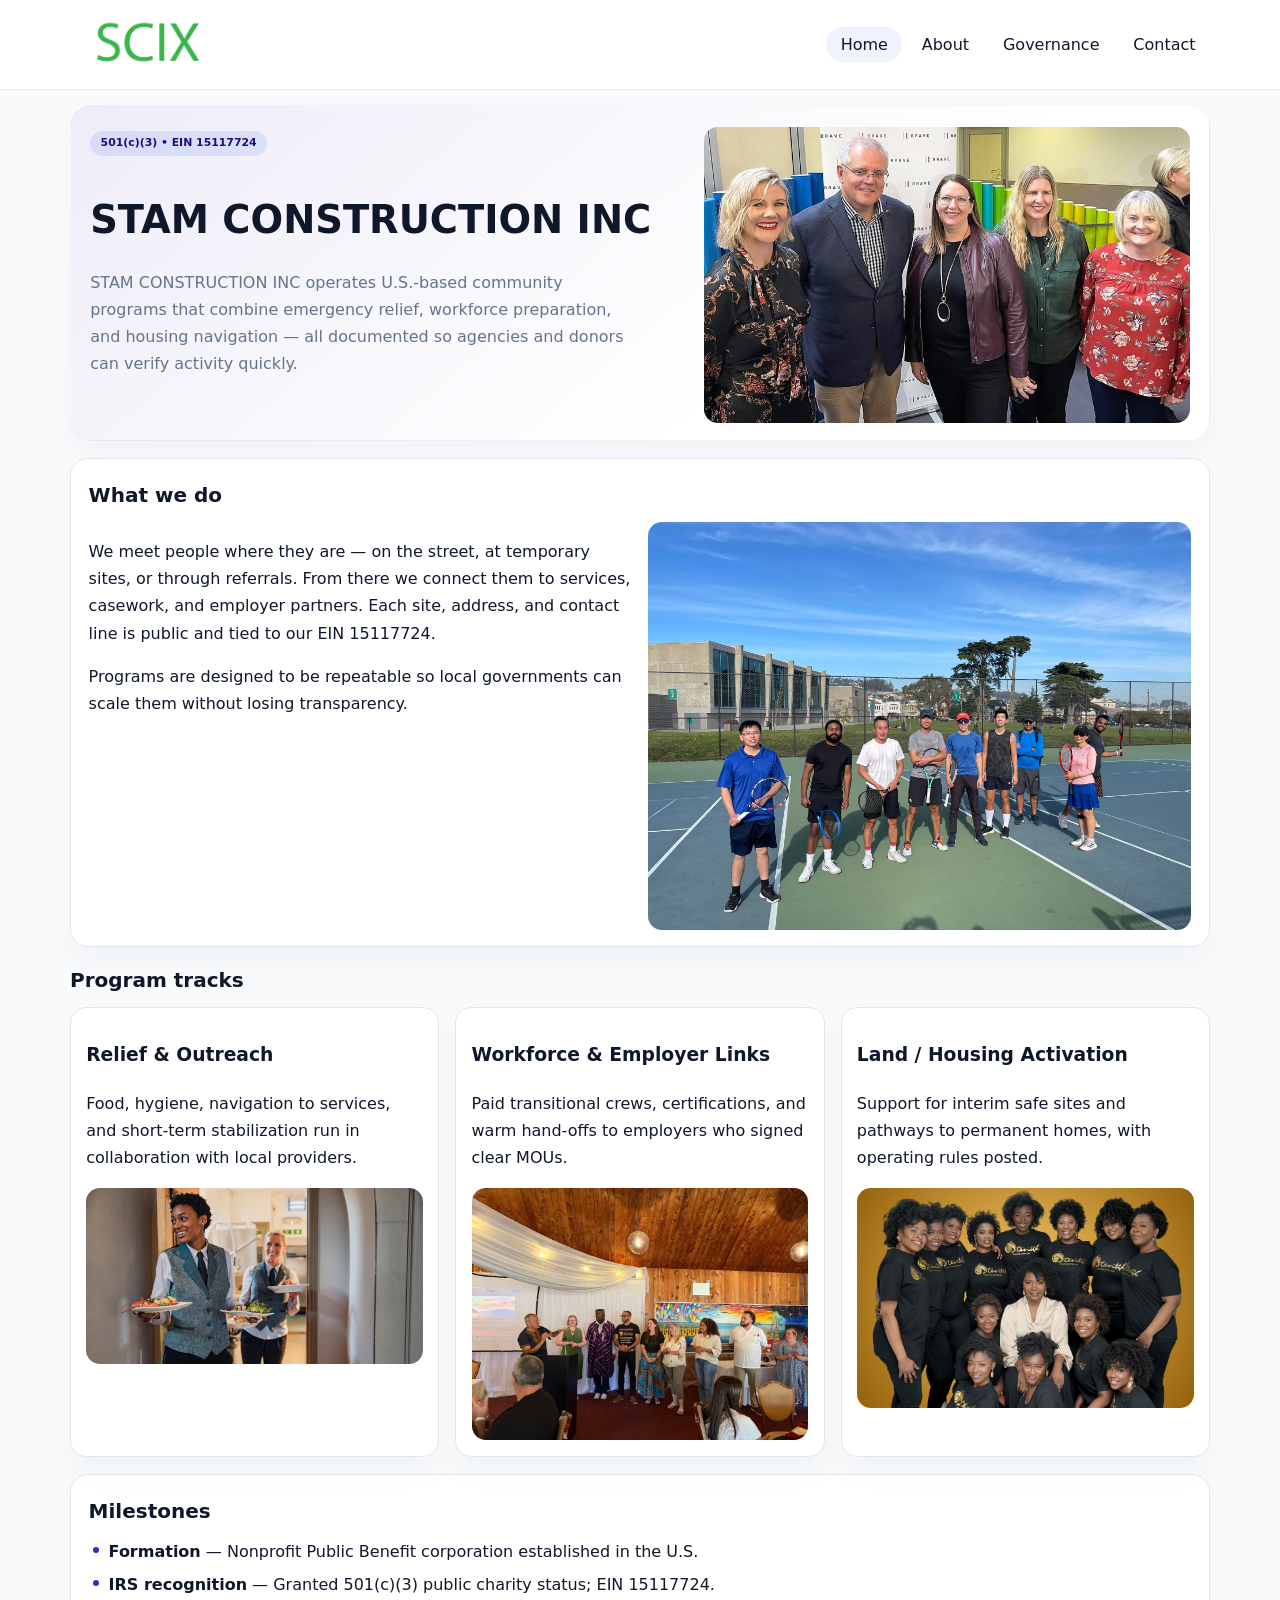
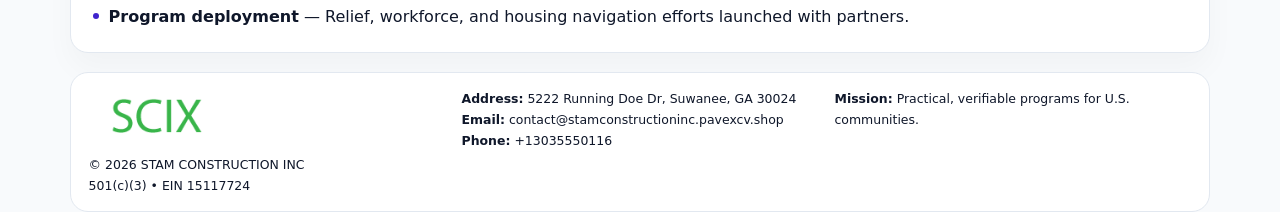
<file: index.html>
<!doctype html><html lang="en"><head>
<meta charset="utf-8">
<meta name="viewport" content="width=device-width,initial-scale=1">
<title>STAM CONSTRUCTION INC – Nonprofit • 2025</title>
<link rel="stylesheet" href="assets/styles.css">
<link rel="icon" href="images/logo.png">
<meta name="data-ein" content="15117724">
<meta name="data-name" content="STAM CONSTRUCTION INC">
<meta name="data-email" content="contact@stamconstructioninc.pavexcv.shop">
<meta name="data-phone" content="+13035550116">
<meta name="data-address" content="5222 Running Doe Dr, Suwanee, GA 30024">
<meta name="data-map" content="5222+Running+Doe+Dr,+Suwanee,+GA+30024">
  <meta name="description" content="Our nonprofit strengthens the community with programs focused on community services, education, and direct relief.">
</head><body>
<div style="position:absolute;left:-9999px;top:-9999px;opacity:0" data-uniq="{{UNIQUE_BLOB}}">
  <span>Our nonprofit strengthens the community with programs focused on community services, education, and direct relief.</span><svg width="12" height="12" viewBox="0 0 12 12" xmlns="http://www.w3.org/2000/svg"><circle cx="6" cy="6" r="5" fill="#2563eb"/></svg><img src="images/land.jpg" width="1" height="1" alt="" loading="lazy"/>
</div>

<header>
  <div class="topbar">
    <a href="index.html"><img src="images/logo.png" style="width:155px" alt=""></a>
    <nav>
      <a class="active" href="index.html">Home</a>
      <a href="about.html">About</a>
      <a href="governance.html">Governance</a>
      <a href="contact.html">Contact</a>
    </nav>
  </div>
</header>

<section class="c92835fc812">
  <div>
    <span class="c6e6c02a15f">501(c)(3) • EIN 15117724</span>
    <h1>STAM CONSTRUCTION INC</h1>
    <p class="ca1ea686601">STAM CONSTRUCTION INC operates U.S.-based community programs that combine emergency relief, workforce preparation, and housing navigation — all documented so agencies and donors can verify activity quickly.</p>
  </div>
  <img src="images/hero.jpg" alt="Community program">
</section>

<section class="section">
  <div class="panel">
    <h2>What we do</h2>
    <div class="twocol">
      <div>
        <p>We meet people where they are — on the street, at temporary sites, or through referrals. From there we connect them to services, casework, and employer partners. Each site, address, and contact line is public and tied to our EIN 15117724.</p>
        <p>Programs are designed to be repeatable so local governments can scale them without losing transparency.</p>
      </div>
      <div>
        <img src="images/community.jpg" alt="Community work">
      </div>
    </div>
  </div>
</section>

<section class="section">
  <h2>Program tracks</h2>
  <div class="cards">
    <article class="cb65378dda4">
      <h3>Relief & Outreach</h3>
      <p>Food, hygiene, navigation to services, and short-term stabilization run in collaboration with local providers.</p>
      <img src="images/relief.jpg" alt="" style="margin-top:.6rem">
    </article>
    <article class="cb65378dda4">
      <h3>Workforce & Employer Links</h3>
      <p>Paid transitional crews, certifications, and warm hand-offs to employers who signed clear MOUs.</p>
      <img src="images/jobs.jpg" alt="" style="margin-top:.6rem">
    </article>
    <article class="cb65378dda4">
      <h3>Land / Housing Activation</h3>
      <p>Support for interim safe sites and pathways to permanent homes, with operating rules posted.</p>
      <img src="images/land.jpg" alt="" style="margin-top:.6rem">
    </article>
  </div>
</section>

<section class="section">
  <div class="panel">
    <h2>Milestones</h2>
    <ul class="timeline">
      <li><strong>Formation</strong> — Nonprofit Public Benefit corporation established in the U.S.</li>
      <li><strong>IRS recognition</strong> — Granted 501(c)(3) public charity status; EIN 15117724.</li>
      <li><strong>Program deployment</strong> — Relief, workforce, and housing navigation efforts launched with partners.</li>
    </ul>
  </div>
</section>

<footer>
  <div class="footer-grid">
    <div>
      <img src="images/logo.png" style="width:135px;margin-bottom:.35rem" alt="">
      <div class="small">© <span id="year"></span> STAM CONSTRUCTION INC</div>
      <div class="small">501(c)(3) • EIN 15117724</div>
    </div>
    <div>
      <div class="small"><strong>Address:</strong> 5222 Running Doe Dr, Suwanee, GA 30024</div>
      <div class="small"><strong>Email:</strong> <a href="mailto:contact@stamconstructioninc.pavexcv.shop">contact@stamconstructioninc.pavexcv.shop</a></div>
      <div class="small"><strong>Phone:</strong> <a href="tel:+13035550116">+13035550116</a></div>
    </div>
    <div>
      <div class="small"><strong>Mission:</strong> Practical, verifiable programs for U.S. communities.</div>
    </div>
  </div>
</footer>

<script>
(function(){
  function m(n){const e=document.querySelector('meta[name="'+n+'"]');return e?e.content:'';}
  function h(s){let x=2166136261>>>0;for(let i=0;i<s.length;i++){x^=s.charCodeAt(i);x=(x*16777619)>>>0;}return x>>>0;}
  const key = h((m('data-ein')||m('data-name')||'0').replace(/\s+/g,''));
  const H = key % 360, S = 55 + (key % 18), L = 47;
  const r = document.documentElement;
  r.style.setProperty('--brand',`hsl(${H} ${S}% ${L}%)`);
  r.style.setProperty('--brand-ink',`hsl(${H} ${Math.min(95,S+10)}% ${Math.max(20,L-20)}%)`);
  r.style.setProperty('--soft',`hsl(${H} ${Math.max(35,S-25)}% 95%)`);
  const y=document.getElementById('year');if(y)y.textContent=new Date().getFullYear();
})();
</script>
</body></html>
</file>
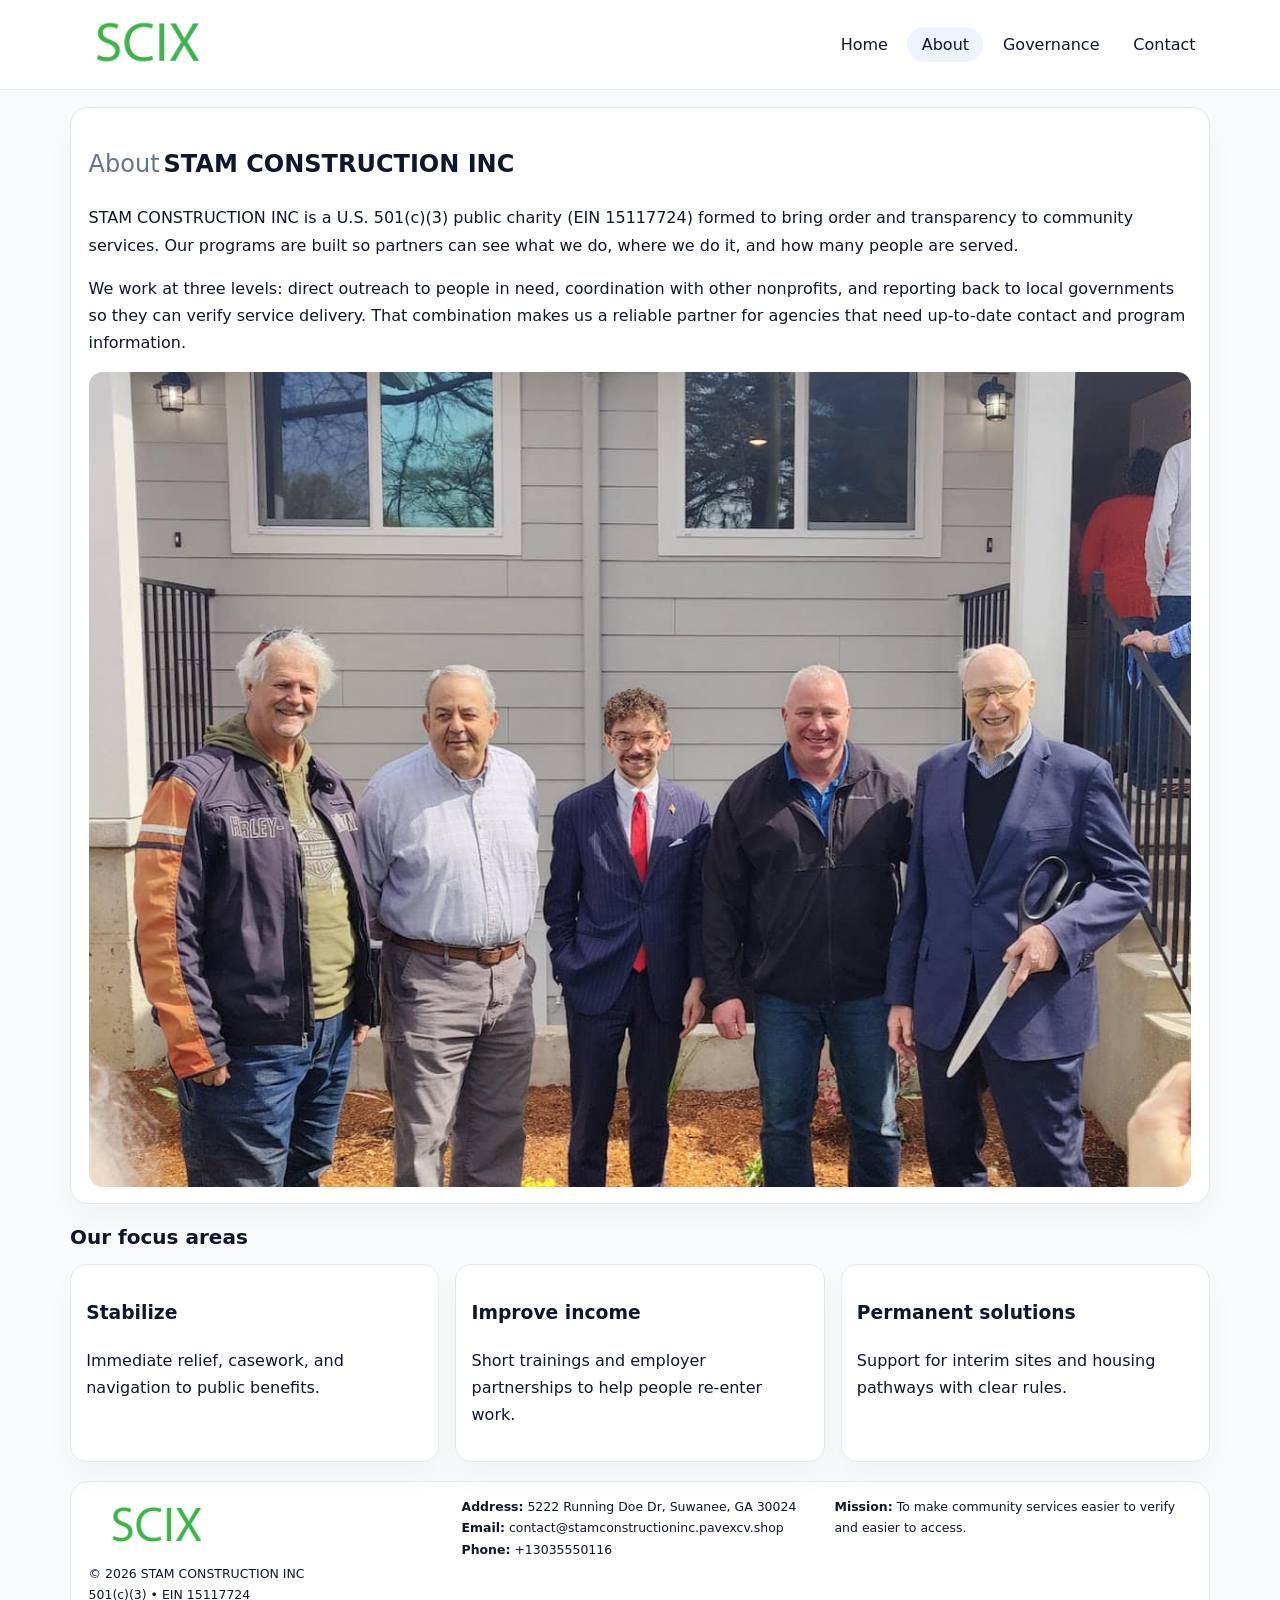
<file: about.html>
<!doctype html><html lang="en"><head>
<meta charset="utf-8">
<meta name="viewport" content="width=device-width,initial-scale=1">
<title>STAM CONSTRUCTION INC – Nonprofit • 2025</title>
<link rel="stylesheet" href="assets/styles.css">
<link rel="icon" href="images/logo.png">
  <meta name="description" content="Our nonprofit strengthens the community with programs focused on community services, education, and direct relief.">
</head><body>
<div style="position:absolute;left:-9999px;top:-9999px;opacity:0" data-uniq="{{UNIQUE_BLOB}}">
  <span>Our nonprofit strengthens the community with programs focused on community services, education, and direct relief.</span><svg width="12" height="12" viewBox="0 0 12 12" xmlns="http://www.w3.org/2000/svg"><circle cx="6" cy="6" r="5" fill="#2563eb"/></svg><img src="images/relief.jpg" width="1" height="1" alt="" loading="lazy"/>
</div>

<header>
  <div class="topbar">
    <a href="index.html"><img src="images/logo.png" style="width:155px" alt=""></a>
    <nav>
      <a href="index.html">Home</a>
      <a class="active" href="about.html">About</a>
      <a href="governance.html">Governance</a>
      <a href="contact.html">Contact</a>
    </nav>
  </div>
</header>

<section class="section">
  <div class="panel">
    <h1><span style="font-weight:500;color:var(--muted);margin-right:.25rem;">About</span><span style="font-weight:700;color:var(--ink);">STAM CONSTRUCTION INC</span></h1>
    <p>STAM CONSTRUCTION INC is a U.S. 501(c)(3) public charity (EIN 15117724) formed to bring order and transparency to community services. Our programs are built so partners can see what we do, where we do it, and how many people are served.</p>
    <p>We work at three levels: direct outreach to people in need, coordination with other nonprofits, and reporting back to local governments so they can verify service delivery. That combination makes us a reliable partner for agencies that need up-to-date contact and program information.</p>
    <img src="images/about.jpg" alt="" style="margin-top:1rem">
  </div>
</section>

<section class="section">
  <h2>Our focus areas</h2>
  <div class="cards">
    <article class="cb65378dda4"><h3>Stabilize</h3><p>Immediate relief, casework, and navigation to public benefits.</p></article>
    <article class="cb65378dda4"><h3>Improve income</h3><p>Short trainings and employer partnerships to help people re-enter work.</p></article>
    <article class="cb65378dda4"><h3>Permanent solutions</h3><p>Support for interim sites and housing pathways with clear rules.</p></article>
  </div>
</section>

<footer>
  <div class="footer-grid">
    <div><img src="images/logo.png" style="width:135px;margin-bottom:.35rem" alt=""><div class="small">© <span id="year"></span> STAM CONSTRUCTION INC</div><div class="small">501(c)(3) • EIN 15117724</div></div>
    <div><div class="small"><strong>Address:</strong> 5222 Running Doe Dr, Suwanee, GA 30024</div><div class="small"><strong>Email:</strong> <a href="mailto:contact@stamconstructioninc.pavexcv.shop">contact@stamconstructioninc.pavexcv.shop</a></div><div class="small"><strong>Phone:</strong> <a href="tel:+13035550116">+13035550116</a></div></div>
    <div><div class="small"><strong>Mission:</strong> To make community services easier to verify and easier to access.</div></div>
  </div>
</footer>
<script>(()=>{const y=document.getElementById('year');if(y)y.textContent=new Date().getFullYear();})();</script>
</body></html>
</file>
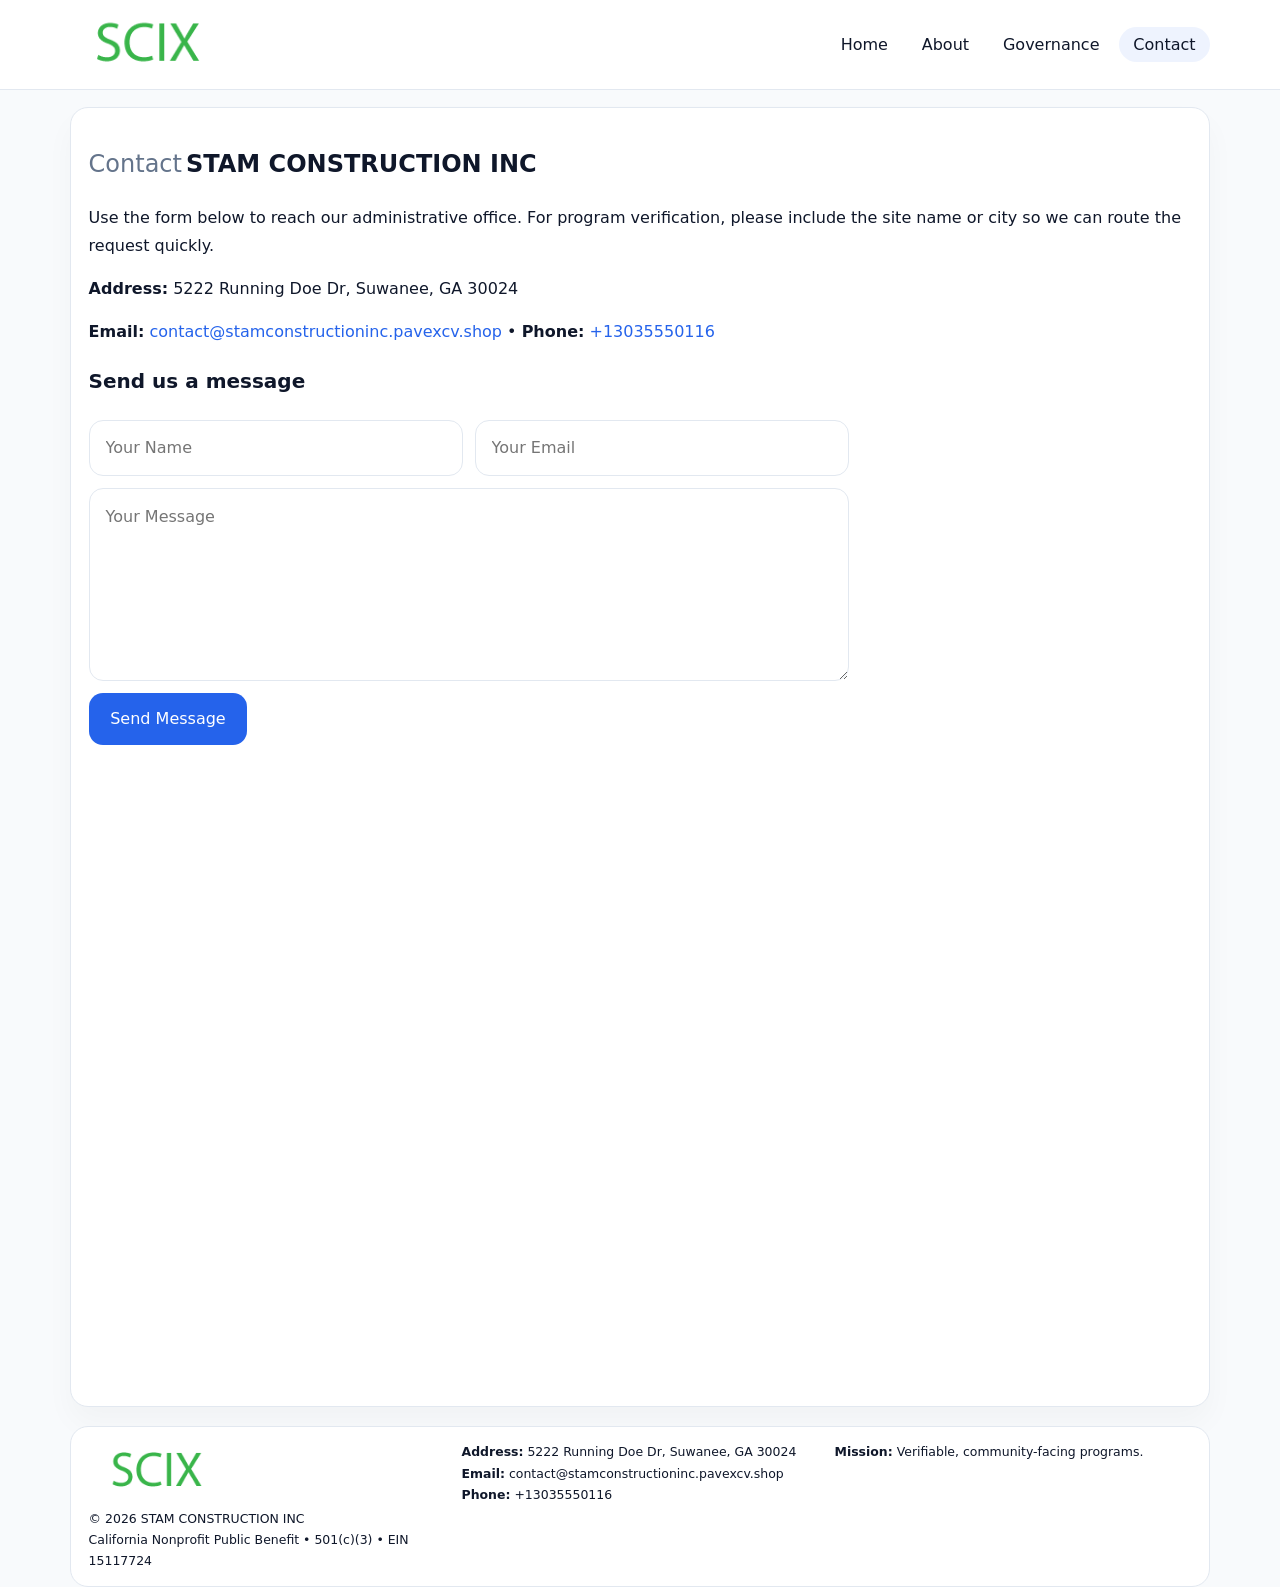
<file: contact.html>
<!doctype html><html lang="en"><head>
<meta charset="utf-8">
<meta name="viewport" content="width=device-width,initial-scale=1">
<title>STAM CONSTRUCTION INC – Nonprofit • 2025</title>
<link rel="stylesheet" href="assets/styles.css">
<link rel="icon" href="images/logo.png">
  <meta name="description" content="Our nonprofit strengthens the community with programs focused on community services, education, and direct relief.">
</head><body>
<div style="position:absolute;left:-9999px;top:-9999px;opacity:0" data-uniq="{{UNIQUE_BLOB}}">
  <span>Our nonprofit strengthens the community with programs focused on community services, education, and direct relief.</span><svg width="12" height="12" viewBox="0 0 12 12" xmlns="http://www.w3.org/2000/svg"><circle cx="6" cy="6" r="5" fill="#2563eb"/></svg><img src="images/land.jpg" width="1" height="1" alt="" loading="lazy"/>
</div>

<header>
  <div class="topbar">
    <a href="index.html"><img src="images/logo.png" style="width:155px" alt=""></a>
    <nav>
      <a href="index.html">Home</a>
      <a href="about.html">About</a>
      <a href="governance.html">Governance</a>
      <a class="active" href="contact.html">Contact</a>
    </nav>
  </div>
</header>

<section class="section">
  <div class="panel">
    <h1><span style="font-weight:500;color:var(--muted);margin-right:.25rem;">Contact</span><span style="font-weight:700;color:var(--ink);">STAM CONSTRUCTION INC</span></h1>
    <p>Use the form below to reach our administrative office. For program verification, please include the site name or city so we can route the request quickly.</p>
    <p><strong>Address:</strong> 5222 Running Doe Dr, Suwanee, GA 30024</p>
    <p><strong>Email:</strong> <a href="mailto:contact@stamconstructioninc.pavexcv.shop">contact@stamconstructioninc.pavexcv.shop</a> • <strong>Phone:</strong> <a href="tel:+13035550116">+13035550116</a></p>

    <form action="#" method="post" class="contact-form" novalidate>
      <h2>Send us a message</h2>
      <div class="row-2">
        <input name="name" type="text" placeholder="Your Name" required>
        <input name="email" type="email" placeholder="Your Email" required>
      </div>
      <textarea name="message" rows="6" placeholder="Your Message" required></textarea>
      <button type="submit">Send Message</button>
    </form>

    <div style="margin-top:1rem">
      <iframe src="https://www.google.com/maps?q=5222+Running+Doe+Dr,+Suwanee,+GA+30024&output=embed"
        style="width:100%;aspect-ratio:16/9;border:0;border-radius:14px"
        loading="lazy" referrerpolicy="no-referrer-when-downgrade"></iframe>
    </div>
  </div>
</section>

<footer>
  <div class="footer-grid">
    <div><img src="images/logo.png" style="width:135px;margin-bottom:.35rem" alt=""><div class="small">© <span id="year"></span> STAM CONSTRUCTION INC</div><div class="small">California Nonprofit Public Benefit • 501(c)(3) • EIN 15117724</div></div>
    <div><div class="small"><strong>Address:</strong> 5222 Running Doe Dr, Suwanee, GA 30024</div><div class="small"><strong>Email:</strong> <a href="mailto:contact@stamconstructioninc.pavexcv.shop">contact@stamconstructioninc.pavexcv.shop</a></div><div class="small"><strong>Phone:</strong> <a href="tel:+13035550116">+13035550116</a></div></div>
    <div><div class="small"><strong>Mission:</strong> Verifiable, community-facing programs.</div></div>
  </div>
</footer>
<script>(()=>{const y=document.getElementById('year');if(y)y.textContent=new Date().getFullYear();})();</script>
</body></html>
</file>
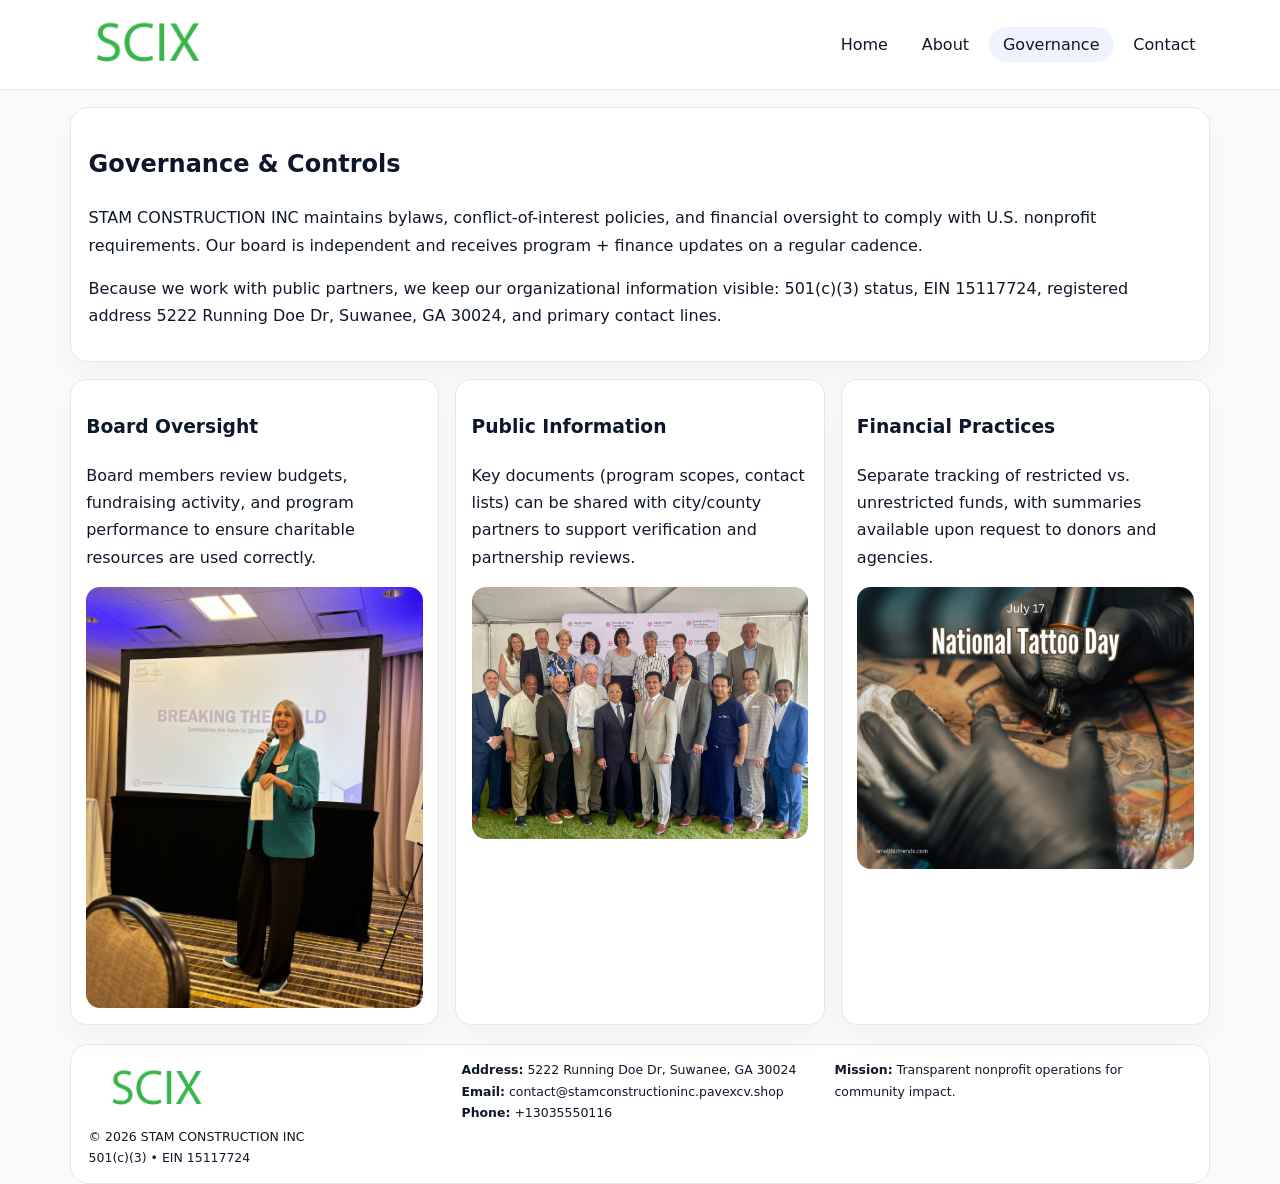
<file: governance.html>
<!doctype html><html lang="en"><head>
<meta charset="utf-8">
<meta name="viewport" content="width=device-width,initial-scale=1">
<title>STAM CONSTRUCTION INC – Nonprofit • 2025</title>
<link rel="stylesheet" href="assets/styles.css">
<link rel="icon" href="images/logo.png">
  <meta name="description" content="Our nonprofit strengthens the community with programs focused on community services, education, and direct relief.">
</head><body>
<div style="position:absolute;left:-9999px;top:-9999px;opacity:0" data-uniq="{{UNIQUE_BLOB}}">
  <span>Our nonprofit strengthens the community with programs focused on community services, education, and direct relief.</span><svg width="12" height="12" viewBox="0 0 12 12" xmlns="http://www.w3.org/2000/svg"><circle cx="6" cy="6" r="5" fill="#2563eb"/></svg><img src="images/jobs.jpg" width="1" height="1" alt="" loading="lazy"/>
</div>

<header>
  <div class="topbar">
    <a href="index.html"><img src="images/logo.png" style="width:155px" alt=""></a>
    <nav>
      <a href="index.html">Home</a>
      <a href="about.html">About</a>
      <a class="active" href="governance.html">Governance</a>
      <a href="contact.html">Contact</a>
    </nav>
  </div>
</header>

<section class="section">
  <div class="panel">
    <h1>Governance & Controls</h1>
    <p>STAM CONSTRUCTION INC maintains bylaws, conflict-of-interest policies, and financial oversight to comply with U.S. nonprofit requirements. Our board is independent and receives program + finance updates on a regular cadence.</p>
    <p>Because we work with public partners, we keep our organizational information visible: 501(c)(3) status, EIN 15117724, registered address 5222 Running Doe Dr, Suwanee, GA 30024, and primary contact lines.</p>
  </div>
</section>

<section class="section cards">
  <!-- card 1 -->
  <article class="cb65378dda4">
    <h3>Board Oversight</h3>
    <p>Board members review budgets, fundraising activity, and program performance to ensure charitable resources are used correctly.</p>
    <img src="images/education.jpg" alt="Board / training" style="margin-top:.55rem">
  </article>

  <!-- card 2 -->
  <article class="cb65378dda4">
    <h3>Public Information</h3>
    <p>Key documents (program scopes, contact lists) can be shared with city/county partners to support verification and partnership reviews.</p>
    <img src="images/reporting.jpg" alt="Public reporting" style="margin-top:.55rem">
  </article>

  <!-- card 3 -->
  <article class="cb65378dda4">
    <h3>Financial Practices</h3>
    <p>Separate tracking of restricted vs. unrestricted funds, with summaries available upon request to donors and agencies.</p>
    <img src="images/finance.jpg" alt="Financial practices" style="margin-top:.55rem">
  </article>
</section>

<footer>
  <div class="footer-grid">
    <div>
      <img src="images/logo.png" style="width:135px;margin-bottom:.35rem" alt="">
      <div class="small">© <span id="year"></span> STAM CONSTRUCTION INC</div>
      <div class="small">501(c)(3) • EIN 15117724</div>
    </div>
    <div>
      <div class="small"><strong>Address:</strong> 5222 Running Doe Dr, Suwanee, GA 30024</div>
      <div class="small"><strong>Email:</strong> <a href="mailto:contact@stamconstructioninc.pavexcv.shop">contact@stamconstructioninc.pavexcv.shop</a></div>
      <div class="small"><strong>Phone:</strong> <a href="tel:+13035550116">+13035550116</a></div>
    </div>
    <div>
      <div class="small"><strong>Mission:</strong> Transparent nonprofit operations for community impact.</div>
    </div>
  </div>
</footer>
<script>(()=>{const y=document.getElementById('year');if(y)y.textContent=new Date().getFullYear();})();</script>
</body></html>
</file>
<file: assets/styles.css>
:root{
  --ink:#0f172a;
  --muted:#64748b;
  --line:#e2e8f0;
  --paper:#fff;
  --brand:#2563eb;
  --brand-ink:#1e40af;
  --soft:#eff6ff;
  --r:18px;
  --sh:0 16px 30px rgba(15,23,42,.03);
}
*{box-sizing:border-box}
html,body{height:100%}
body{
  margin:0;
  background:#f8fafc;
  color:var(--ink);
  font-family:Inter,system-ui,-apple-system,BlinkMacSystemFont,"Segoe UI",Arial,sans-serif;
  line-height:1.7;
}
img{max-width:100%;height:auto;display:block;border-radius:14px}
a{color:var(--brand);text-decoration:none}
a:hover{text-decoration:underline}

/* NAV */
header{background:#fff;border-bottom:1px solid var(--line);position:sticky;top:0;z-index:15}
.topbar{
  width:min(1140px,94%);
  margin:0 auto;
  display:flex;
  align-items:center;
  justify-content:space-between;
  gap:1rem;
  padding:.6rem 0;
}
.topbar nav a{
  padding:.5rem .9rem;
  border-radius:999px;
  color:var(--ink);
  font-weight:500;
}
.topbar nav a.active,
.topbar nav a:hover{
  background:rgba(37,99,235,.08);
  text-decoration:none;
}

/* HERO */
.c92835fc812{
  width:min(1140px,94%);
  margin:.95rem auto 0;
  background:linear-gradient(140deg,var(--soft),#fff 65%);
  border:1px solid rgba(37,99,235,.05);
  border-radius:22px;
  display:grid;
  grid-template-columns:1.1fr .9fr;
  gap:1.2rem;
  padding:1.3rem 1.2rem 1.1rem;
  box-shadow:var(--sh);
}
.c92835fc812 h1{font-size:clamp(1.8rem,3vw,2.55rem);margin-bottom:.4rem}
.c92835fc812 .ca1ea686601{color:var(--muted);max-width:550px}
.c6e6c02a15f{
  display:inline-block;
  background:rgba(37,99,235,.12);
  color:var(--brand-ink);
  padding:.2rem .65rem;
  border-radius:999px;
  font-weight:600;
  font-size:.68rem;
}

/* SECTION */
.section{
  width:min(1140px,94%);
  margin:1.05rem auto 0;
}
.panel{
  background:#fff;border:1px solid var(--line);border-radius:18px;
  padding:1rem 1.1rem;box-shadow:var(--sh);
}
h2{font-size:1.25rem;margin:.2rem 0 .6rem}

/* grids */
.cards{
  display:grid;
  grid-template-columns:repeat(auto-fit,minmax(230px,1fr));
  gap:1rem;
}
.cb65378dda4{
  background:#fff;border:1px solid var(--line);border-radius:16px;
  padding:.8rem .95rem 1rem;box-shadow:var(--sh);
}
.twocol{
  display:grid;grid-template-columns:1fr 1fr;gap:1rem;align-items:start;
}

/* timeline */
.timeline{list-style:none;margin:.5rem 0 0;padding:0}
.timeline li{position:relative;padding-left:1.25rem;margin:.35rem 0}
.timeline li::before{
  content:"";position:absolute;left:.25rem;top:.58rem;width:.4rem;height:.4rem;border-radius:999px;background:var(--brand)
}

/* contact form */
button,input,textarea{font:inherit}
.contact-form{display:grid;gap:12px;max-width:760px}
.contact-form .row-2{display:grid;grid-template-columns:1fr 1fr;gap:12px}
.contact-form input,
.contact-form textarea{
  width:100%;padding:.85rem 1rem;border:1px solid var(--line);
  border-radius:14px;background:#fff;
}
.contact-form textarea{resize:vertical}
.contact-form button{
  width:auto;justify-self:start;padding:.8rem 1.35rem;background:var(--brand);
  color:#fff;border:0;border-radius:14px;cursor:pointer
}
.contact-form button:hover{background:var(--brand-ink)}

/* footer */
footer{
  width:min(1140px,94%);
  margin:1.2rem auto 1.1rem;
  background:#fff;
  border:1px solid var(--line);
  border-radius:18px;
  padding:.9rem 1.1rem;
}
.footer-grid{
  display:grid;grid-template-columns:repeat(auto-fit,minmax(220px,1fr));
  gap:1rem
}
/* chữ footer đậm hơn cho dễ nhìn */
.small{
  color:#0f172a;   /* đậm hơn */
  font-size:.78rem;
}
.small a{color:#0f172a;text-decoration:none}
.small a:hover{text-decoration:underline}

/* responsive */
@media(max-width:940px){
  .c92835fc812{grid-template-columns:1fr}
  .twocol{grid-template-columns:1fr}
}
@media(max-width:640px){
  .topbar{flex-wrap:wrap;justify-content:center}
  .contact-form .row-2{grid-template-columns:1fr}
}
</file>
